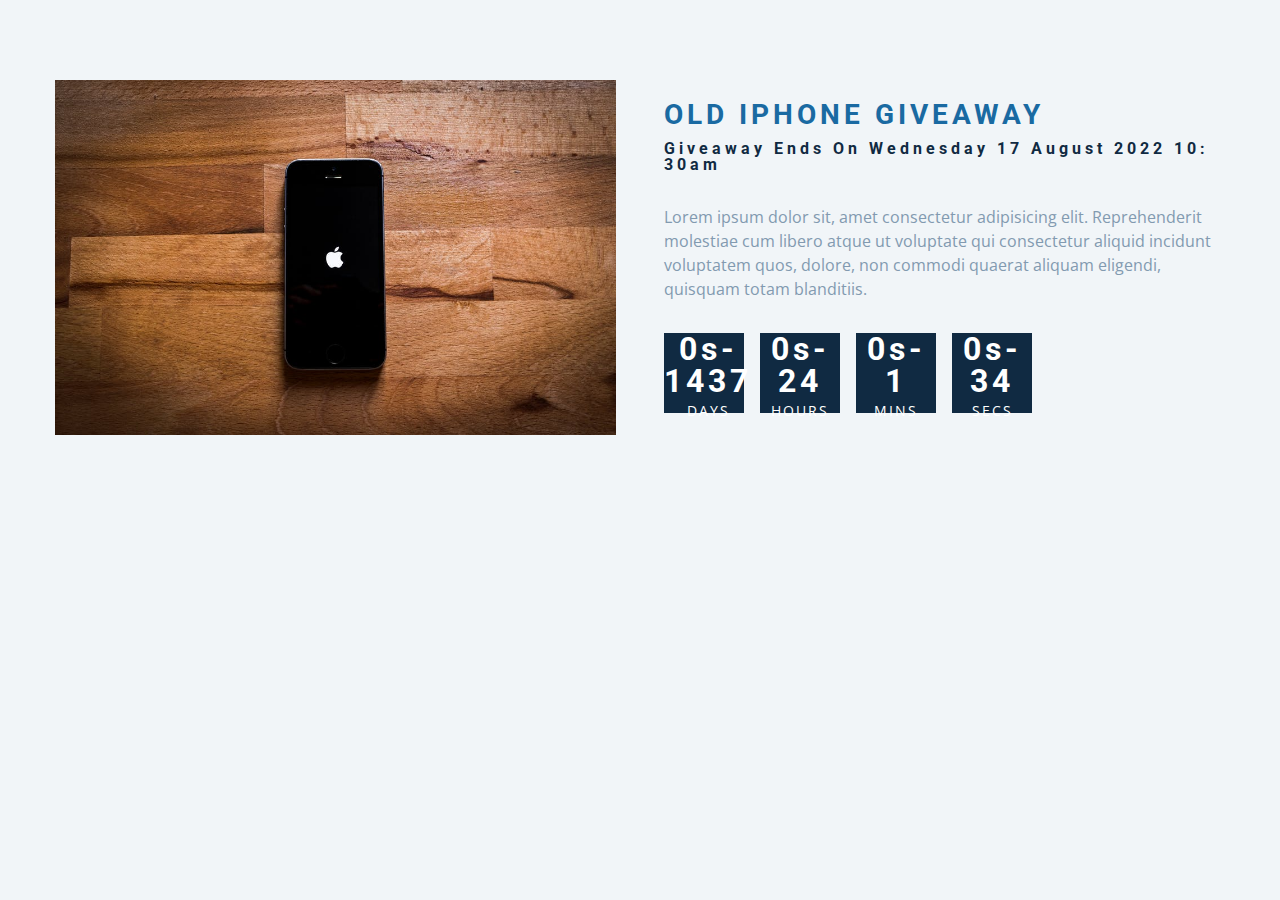
<file: countdown-timer/index.html>
<!DOCTYPE html>
<html lang="en">

<head>
    <meta charset="UTF-8" />
    <meta name="viewport" content="width=device-width, initial-scale=1.0" />
    <title>Countdown</title>

    <!-- styles -->
    <link rel="stylesheet" href="css/style.css" />
</head>

<body>
    <section class="section-center">
        <!-- image -->
        <article class="gift-img">
            <img src="img/gift.jpeg" alt="gift" />
        </article>
        <!-- info -->
        <article class="gift-info">
            <h3>old iphone giveaway</h3>
            <h4 class="giveaway">giveaway ends on Sunday, 24 April 2020, 8:00am</h4>
            <p>
                Lorem ipsum dolor sit, amet consectetur adipisicing elit. Reprehenderit molestiae cum libero atque ut voluptate qui consectetur aliquid incidunt voluptatem quos, dolore, non commodi quaerat aliquam eligendi, quisquam totam blanditiis.
            </p>
            <div class="deadline">
                <!-- days -->
                <div class="deadline-format">
                    <div>
                        <h4 class="days">34</h4>
                        <span>days</span>
                    </div>
                </div>
                <!-- end of days -->
                <!-- days -->
                <div class="deadline-format">
                    <div>
                        <h4 class="hours">34</h4>
                        <span>hours</span>
                    </div>
                </div>
                <!-- end of days -->
                <!-- minutes -->
                <div class="deadline-format">
                    <div>
                        <h4 class="minutes">34</h4>
                        <span>mins</span>
                    </div>
                </div>
                <!-- end of days -->
                <!-- minutes -->
                <div class="deadline-format">
                    <div>
                        <h4 class="seconds">34</h4>
                        <span>secs</span>
                    </div>
                </div>
                <!-- end of days -->
            </div>
        </article>
    </section>
    <!-- javascript -->
    <script src="js/script.js"></script>
</body>

</html>
</file>
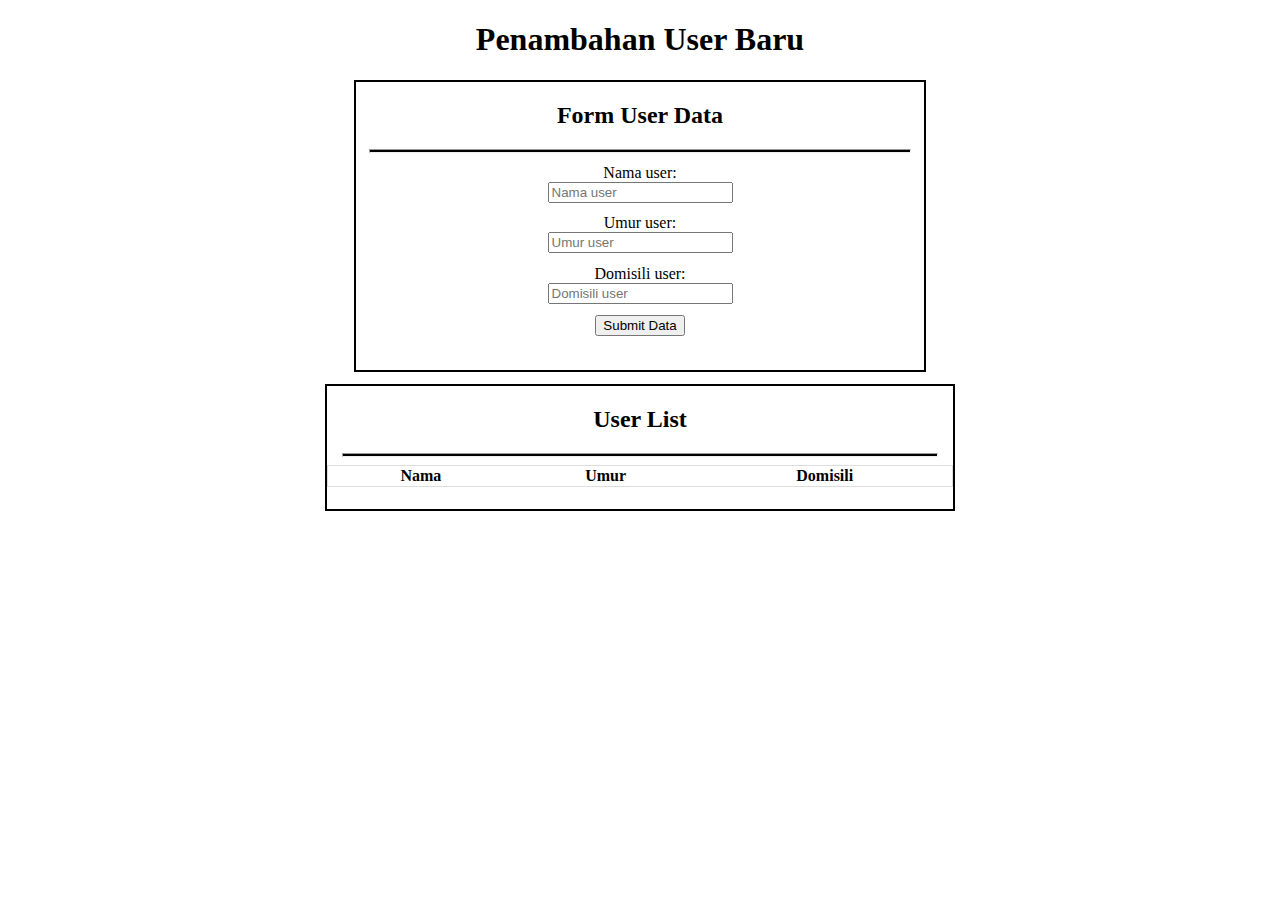
<file: form/index.html>
<!DOCTYPE html>
<html lang="en">

<head>
    <meta charset="UTF-8" />
    <meta http-equiv="X-UA-Compatible" content="IE=edge" />
    <meta name="viewport" content="width=device-width, initial-scale=1.0" />
    <title>Document</title>
    <link rel="stylesheet" href="css/style.css" />
</head>

<body>
    <h1 align="center">Penambahan User Baru</h1>
    <div class="contents" align="center">
        <div class="child-content" id="user-form">
            <h2>Form User Data</h2>
            <hr />
            <form id="form-data-user">
                <div class="form-element">
                    <label for="nama">Nama user:</label><br />
                    <input id="nama" type="text" name="nama" placeholder="Nama user" value="" maxlength="10" required /><br />
                </div>
                <div class="form-element">
                    <label for="umur">Umur user:</label><br />
                    <input id="umur" type="text" name="umur" placeholder="Umur user" value="" maxlength="2" required /><br />
                </div>
                <div class="form-element">
                    <label for="domisili">Domisili user:</label><br />
                    <input id="domisili" type="text" name="domisili" placeholder="Domisili user" value="" maxlength="10" required /><br />
                </div>
                <div class="form-element">
                    <input id="submitButton" type="submit" value="Submit Data" />
                </div>
            </form>
        </div>

        <div class="child-content" id="user-list">
            <h2>User List</h2>
            <hr />
            <table id="user-list-table">
                <thead>
                    <tr>
                        <th>Nama</th>
                        <th>Umur</th>
                        <th>Domisili</th>
                    </tr>
                </thead>
                <tbody id="user-list-detail" align="center"></tbody>
            </table>
        </div>
    </div>
    <script src="js/script.js"></script>
</body>

</html>
</file>
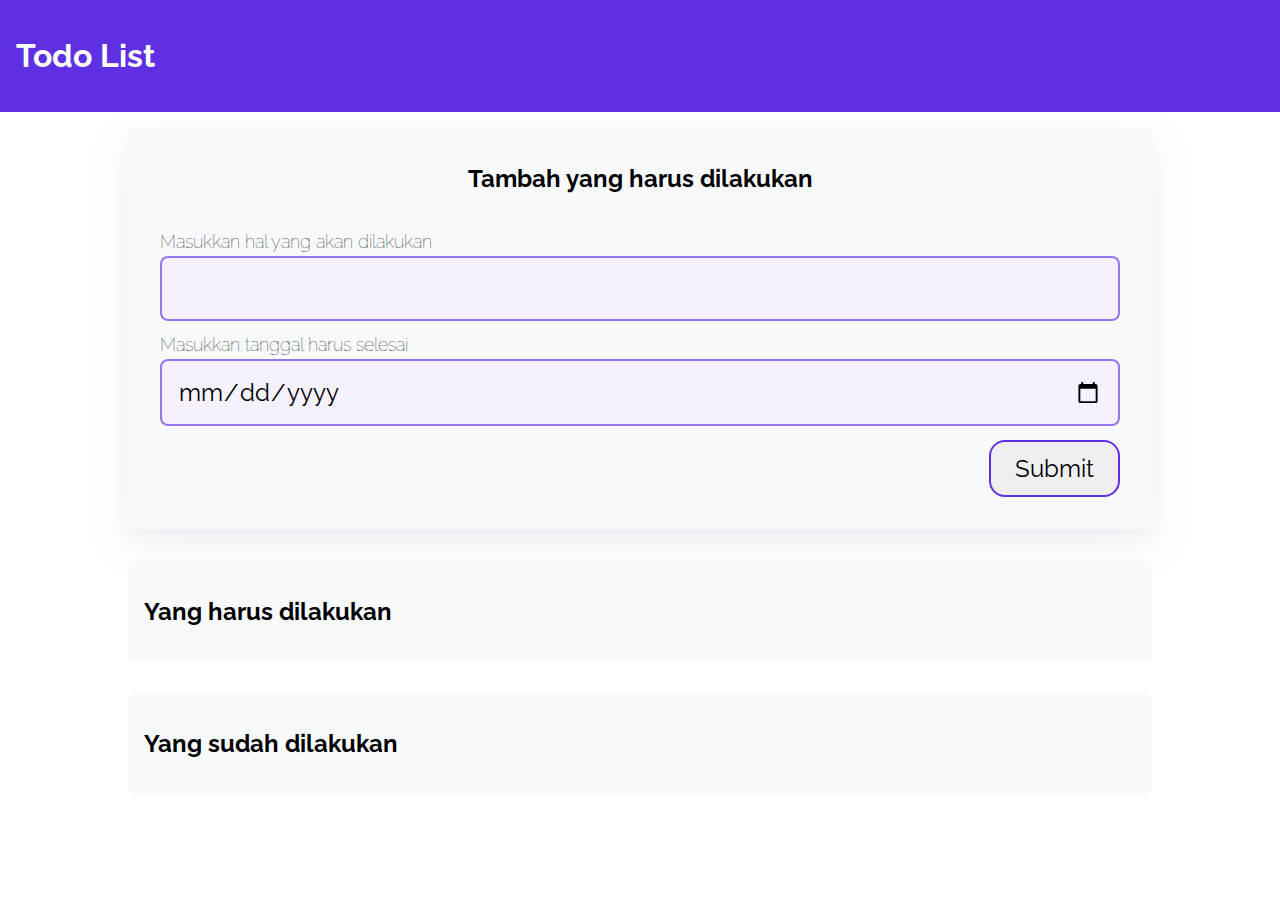
<file: todoapps/index.html>
<!DOCTYPE html>
<html lang="en">

<head>
    <meta charset="UTF-8" />
    <meta http-equiv="X-UA-Compatible" content="IE=edge" />
    <meta name="viewport" content="width=device-width, initial-scale=1.0" />
    <title>Todo Apps</title>
    <link rel="stylesheet" href="css/style.css" />
</head>

<body>
    <header>
        <h1>Todo List</h1>
    </header>

    <div class="wrapper">
        <div class="container bg-white shadow" id="add-todo">
            <h2 class="container-header text-center">Tambah yang harus dilakukan</h2>
            <form class="form" action="#" id="form">
                <div class="form-group form-title">
                    <label for="title">Masukkan hal yang akan dilakukan</label>
                    <input type="text" id="title" name="title" required />
                </div>
                <div class="form-group form-title">
                    <label for="date">Masukkan tanggal harus selesai</label>
                    <input type="date" id="date" name="date" required />
                </div>
                <input type="submit" value="Submit" name="Submit" class="btn-submit" />
            </form>
        </div>
        <div class="container">
            <h2 class="container-header">Yang harus dilakukan</h2>

            <div class="list-item" id="todos"></div>
        </div>
        <div class="container">
            <h2 class="container-header">Yang sudah dilakukan</h2>

            <div class="list-item" id="completed-todos"></div>
        </div>
    </div>

    <script src="js/script.js"></script>
</body>

</html>
</file>
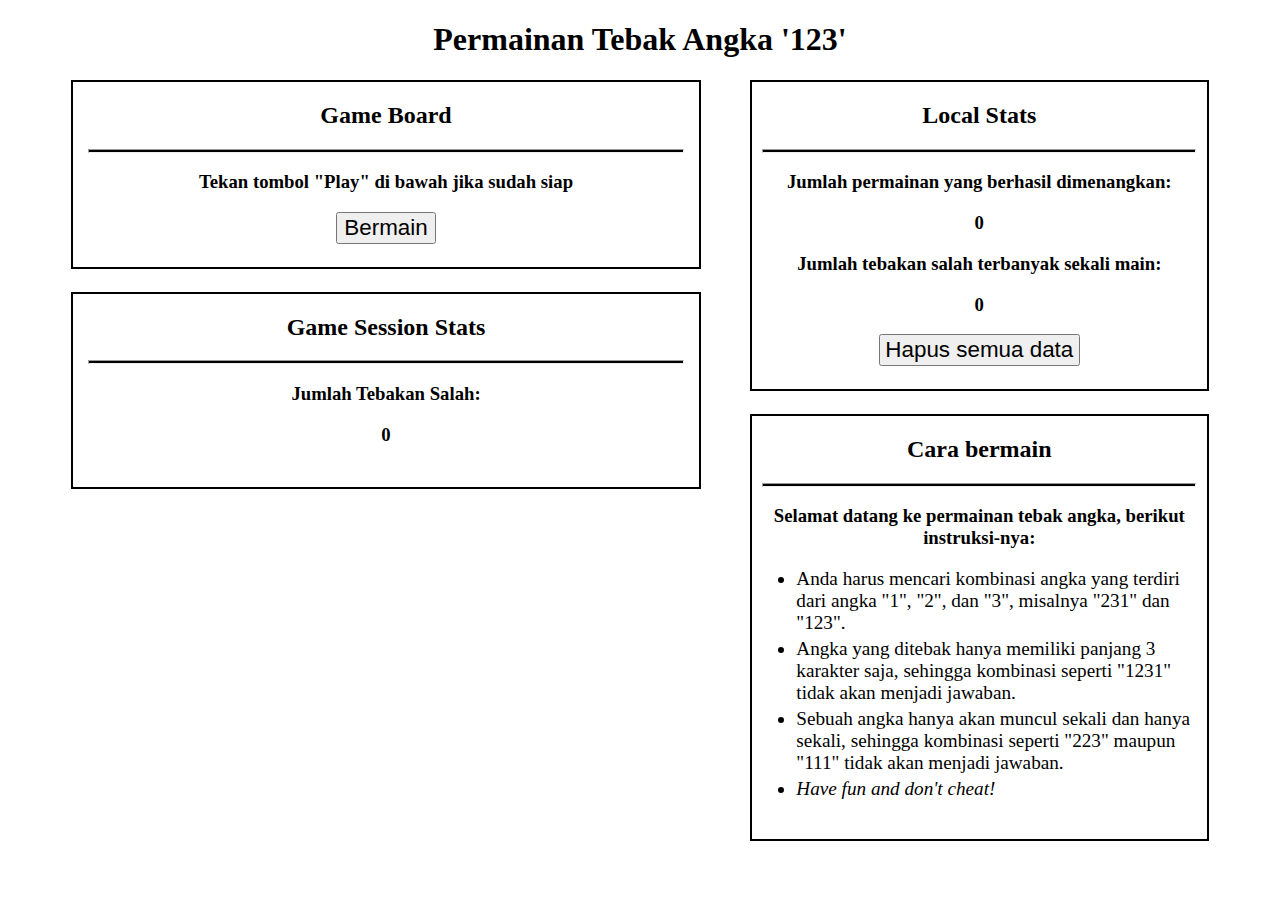
<file: web-storage-game/index.html>
<!DOCTYPE html>
<html lang="en">

<head>
    <meta charset="UTF-8" />
    <meta http-equiv="X-UA-Compatible" content="IE=edge" />
    <meta name="viewport" content="width=device-width, initial-scale=1.0" />
    <title>Web Storage Game</title>
    <link rel="stylesheet" href="css/style.css" />
</head>

<body align="center">
    <h1 align="center">Permainan Tebak Angka '123'</h1>
    <div class="contents">
        <div class="child-content" id="total-stats" align="center">
            <h2>Local Stats</h2>
            <hr />
            <div id="all-local-stats">
                <div class="local-stat-item">
                    <h3>Jumlah permainan yang berhasil dimenangkan:</h3>
                    <h3 id="local-total-victory-field"></h3>
                </div>
                <div class="local-stat-item">
                    <h3>Jumlah tebakan salah terbanyak sekali main:</h3>
                    <h3 id="local-maximum-attempt-field"></h3>
                </div>
                <button class="button" id="destroy-data-button">Hapus semua data</button>
            </div>
        </div>

        <div class="child-content" id="gameboard" align="center">
            <h2>Game Board</h2>
            <hr />
            <div id="before-game-display">
                <h3>Tekan tombol "Play" di bawah jika sudah siap</h3>
                <button class="button" id="play-button">Bermain</button>
            </div>
            <div id="during-game-display" hidden>
                <h3>Silahkan menebak angka!</h3>
                <h3>Jawaban Anda:</h3>
                <h1>
                    "<u><span id="session-user-answer-field"></span></u>"
                </h1>
                <button class="answer-button" id="answer-1-button">1</button>
                <button class="answer-button" id="answer-2-button">2</button>
                <button class="answer-button" id="answer-3-button">3</button>
                <h3>"<span id="session-user-wrong-answer-field"></span>" bukanlah jawabannya...</h3>
                <br /><br />
            </div>
            <div id="after-game-display" hidden>
                <h3>Selamat Tebakan Anda benar!</h3>
                <h3>Jawabannya adalah:</h3>
                <h1>"<span id="session-true-answer-field"></span>"</h1>
                <h3><i></i>Refresh halaman ini untuk mencoba lagi</h3>
            </div>
        </div>

        <div class="child-content" id="session-stats" align="center">
            <h2>Game Session Stats</h2>
            <hr />
            <div id="all-session-stats">
                <div class="session-stat-item">
                    <h3>Jumlah Tebakan Salah:</h3>
                    <h3 id="session-user-attempts-amount-field"></h3>
                </div>
            </div>
        </div>

        <div class="child-content" id="instructions">
            <h2 align="center">Cara bermain</h2>
            <hr />
            <h3 align="center">Selamat datang ke permainan tebak angka, berikut instruksi-nya:</h3>
            <ul id="instructions-list" align="left">
                <li>Anda harus mencari kombinasi angka yang terdiri dari angka "1", "2", dan "3", misalnya "231" dan "123".</li>
                <li>Angka yang ditebak hanya memiliki panjang 3 karakter saja, sehingga kombinasi seperti "1231" tidak akan menjadi jawaban.</li>
                <li>Sebuah angka hanya akan muncul sekali dan hanya sekali, sehingga kombinasi seperti "223" maupun "111" tidak akan menjadi jawaban.</li>
                <li><i>Have fun and don't cheat!</i></li>
            </ul>
        </div>
    </div>

    <script src="js/script.js"></script>
</body>

</html>
</file>
<file: countdown-timer/css/style.css>
@import url('https://fonts.googleapis.com/css?family=Open+Sans|Roboto:400,700&display=swap');

/*
=============== 
Variables
===============
*/

:root {
  /* dark shades of primary color*/
  --clr-primary-1: hsl(205, 86%, 17%);
  --clr-primary-2: hsl(205, 77%, 27%);
  --clr-primary-3: hsl(205, 72%, 37%);
  --clr-primary-4: hsl(205, 63%, 48%);
  /* primary/main color */
  --clr-primary-5: #49a6e9;
  /* lighter shades of primary color */
  --clr-primary-6: hsl(205, 89%, 70%);
  --clr-primary-7: hsl(205, 90%, 76%);
  --clr-primary-8: hsl(205, 86%, 81%);
  --clr-primary-9: hsl(205, 90%, 88%);
  --clr-primary-10: hsl(205, 100%, 96%);
  /* darkest grey - used for headings */
  --clr-grey-1: hsl(209, 61%, 16%);
  --clr-grey-2: hsl(211, 39%, 23%);
  --clr-grey-3: hsl(209, 34%, 30%);
  --clr-grey-4: hsl(209, 28%, 39%);
  /* grey used for paragraphs */
  --clr-grey-5: hsl(210, 22%, 49%);
  --clr-grey-6: hsl(209, 23%, 60%);
  --clr-grey-7: hsl(211, 27%, 70%);
  --clr-grey-8: hsl(210, 31%, 80%);
  --clr-grey-9: hsl(212, 33%, 89%);
  --clr-grey-10: hsl(210, 36%, 96%);
  --clr-white: #fff;
  --clr-red-dark: hsl(360, 67%, 44%);
  --clr-red-light: hsl(360, 71%, 66%);
  --clr-green-dark: hsl(125, 67%, 44%);
  --clr-green-light: hsl(125, 71%, 66%);
  --clr-black: #222;
  --clr-gold: #c59d5f;
  --ff-primary: 'Roboto', sans-serif;
  --ff-secondary: 'Open Sans', sans-serif;
  --transition: all 0.3s linear;
  --spacing: 0.25rem;
  --radius: 0.5rem;
  --light-shadow: 0 5px 15px rgba(0, 0, 0, 0.1);
  --dark-shadow: 0 5px 15px rgba(0, 0, 0, 0.2);
  --max-width: 1170px;
  --fixed-width: 620px;
}
/*
=============== 
Global Styles
===============
*/

*,
::after,
::before {
  margin: 0;
  padding: 0;
  box-sizing: border-box;
}
body {
  font-family: var(--ff-secondary);
  background: var(--clr-grey-10);
  color: var(--clr-grey-1);
  line-height: 1.5;
  font-size: 0.875rem;
}
ul {
  list-style-type: none;
}
a {
  text-decoration: none;
}
img:not(.logo) {
  width: 100%;
}
img {
  display: block;
}

h1,
h2,
h3,
h4 {
  letter-spacing: var(--spacing);
  text-transform: capitalize;
  line-height: 1.25;
  margin-bottom: 0.75rem;
  font-family: var(--ff-primary);
}
h1 {
  font-size: 3rem;
}
h2 {
  font-size: 2rem;
}
h3 {
  font-size: 1.25rem;
}
h4 {
  font-size: 0.875rem;
}
p {
  margin-bottom: 1.25rem;
  color: var(--clr-grey-5);
}
@media screen and (min-width: 800px) {
  h1 {
    font-size: 4rem;
  }
  h2 {
    font-size: 2.5rem;
  }
  h3 {
    font-size: 1.75rem;
  }
  h4 {
    font-size: 1rem;
  }
  body {
    font-size: 1rem;
  }
  h1,
  h2,
  h3,
  h4 {
    line-height: 1;
  }
}
/*  global classes */

.btn {
  text-transform: uppercase;
  background: transparent;
  color: var(--clr-black);
  padding: 0.375rem 0.75rem;
  letter-spacing: var(--spacing);
  display: inline-block;
  transition: var(--transition);
  font-size: 0.875rem;
  border: 2px solid var(--clr-black);
  cursor: pointer;
  box-shadow: 0 1px 3px rgba(0, 0, 0, 0.2);
  border-radius: var(--radius);
}
.btn:hover {
  color: var(--clr-white);
  background: var(--clr-black);
}
/* section */
.section {
  padding: 5rem 0;
}

.section-center {
  width: 90vw;
  margin: 5rem auto;
  max-width: 1170px;
}

main {
  min-height: 100vh;
  display: grid;
  place-items: center;
}
/*
=============== 
Countdown Timer
===============
*/
.gift-img {
  margin-bottom: 2rem;
}
.gift-info h3 {
  text-transform: uppercase;
  color: var(--clr-primary-3);
}
.gift-info p {
  color: var(--clr-grey-6);
}
.date {
  color: var(--clr-grey-5);
  font-size: 0.85rem;
}
@media screen and (min-width: 992px) {
  .section-center {
    display: grid;
    grid-template-columns: 1fr 1fr;
    place-items: center;
    gap: 3rem;
    width: 95vw;
  }
  .gift-img {
    margin-bottom: 0;
  }
}
.gift-info p {
  margin: 2rem 0;
}
.deadline {
  display: flex;
}
.deadline-format {
  background: var(--clr-grey-1);
  color: var(--clr-white);
  margin-right: 1rem;
  width: 5rem;
  height: 5rem;
  display: grid;
  place-items: center;
  text-align: center;
}
.deadline-format span {
  display: block;
  text-transform: uppercase;
  letter-spacing: 2px;
  font-size: 0.85rem;
}
.deadline h4:not(.expired) {
  font-size: 2rem;
  margin-bottom: 0.25rem;
  letter-spacing: var(--spacing);
}
</file>
<file: form/css/style.css>
hr {
  height: 2px;
  color: black;
  background-color: black;
  width: 95%;
}

table {
  border-collapse: collapse;
  border-spacing: 0;
  width: 100%;
  border: 1px solid #ddd;
}

.contents {
  margin-left: 5%;
  margin-right: 5%;
}

.child-content {
  border: 2px solid black;
  padding-bottom: 2%;
  margin-bottom: 1%;
}

.form-element {
  margin: 2%;
}

#user-form {
  width: 50%;
  height: 40%;
}

#user-list {
  margin-top: 1%;
  width: 55%;
}

#instructions-list {
  margin-left: 1%;
  margin-right: 1%;
}
</file>
<file: todoapps/css/style.css>
@import url('https://fonts.googleapis.com/css2?family=Raleway&display=swap');

* {
    box-sizing: border-box;
}

html, body {
    font-family: Raleway, sans-serif;
    margin: 0;
    padding: 0;
    box-sizing: border-box;
}

header {
    background: #5F30E2;
    padding: 16px;
    color: white;
}

.wrapper {
    display: flex;
    flex-direction: column;
    align-items: center;
}

.wrapper .container {
    width: 1024px;
    border-radius: 8px;
    margin: 16px;
    background: #F8F9FA;
    padding: 16px;
    flex-grow: 1;
    height: fit-content;
}


.item {
    border-radius: 16px;
    margin-top: 16px;
    padding: 12px 24px 12px 24px;
    background: white;
    display: flex;
    align-items: center;
}

.item > .inner h2 {
    margin-bottom: unset;
}

.item > .inner p {
    margin-top: 5px;
}

.form {
    display: flex;
    padding: 16px;
    flex-direction: column;
    height: 300px;
    border-radius: 16px;
}

.form-group {
    display: flex;
    flex-direction: column;
}

.form-group label {
    margin-bottom: 4px;
    font-size: 18px;
    font-weight: lighter;
}

.shadow {
    box-shadow: 0 5px 10px rgba(154, 160, 185, .05), 0 15px 40px rgba(166, 173, 201, .2);
}

input[type=text], input[type=date] {
    font-family: Raleway, sans-serif;
    background: #F5F1FF;
    border: 2px solid #9475EA;
    border-radius: 8px;
    padding: 16px;
    box-sizing: border-box;
    margin-bottom: 8px;
    font-size: 24px;
}

.btn-submit {
    width: fit-content;
    font-family: Raleway, sans-serif;
    border-radius: 16px;
    padding: 12px 24px;
    border: 2px solid #5F30E2;
    color: black;
    font-size: 24px;
    margin-top: auto;
    align-self: flex-end;
    cursor: pointer;
}

.btn-submit:hover {
    background: #5F30E2;
    color: white;
}

input[type=text], input[type=date], .btn-submit:focus {
    outline: none;
}

.text-center {
    text-align: center;
}

.form-title {
    margin: auto 0;
}

.check-button {
    width: 40px;
    height: 40px;

    background: url('../assets/check-outline.svg');
    background-size: contain;
    margin-left: auto;
    cursor: pointer;
    border: none;
}

.check-button:hover {
    background: url('../assets/check-solid.svg');
    background-size: contain;
}

.trash-button {
    width: 40px;
    height: 40px;

    background: url('../assets/trash-outline.svg');
    background-size: contain;
    margin-left: 16px;
    cursor: pointer;
    border: none;
}

.trash-button:hover {
    background: url('../assets/trash-fill.svg');
    background-size: contain;
}

.undo-button {
    width: 40px;
    height: 40px;

    background: url('../assets/undo-ouline.svg');
    background-size: contain;
    margin-left: auto;
    cursor: pointer;
    border: none;
}

.undo-button:hover {
    background: url('../assets/undo-ouline.svg');
    background-size: contain;
}

.check-button:focus, .trash-button {
    outline: none;
}


@media only screen and (max-width: 1024px) {
    .wrapper {
        margin: 0;
    }

    .wrapper .container {
        width: 100%;
    }

    .list-item {
        width: 90%;
    }

    .form {
        width: 100%;
    }
}
</file>
<file: web-storage-game/css/style.css>
hr {
  height: 2px;
  color: black;
  background-color: black;
  width: 95%;
}

li {
  margin-top: 1%;
  margin-bottom: 1%;
  font-size: 120%;
}

.contents {
  margin-left: 5%;
  margin-right: 5%;
}

.child-content {
  border: 2px solid black;
  padding-bottom: 2%;
  margin-bottom: 1%;
}

.button {
  padding-left: 1%;
  padding-right: 1%;
  font-size: 140%;
}

.answer-button {
  margin-left: 2%;
  margin-right: 2%;
  padding: 2%;
  font-size: 140%;
  width: 12%;
}

#total-stats {
  float: right;
  width: 40%;
  height: 50%;
}

#gameboard {
  float: left;
  width: 55%;
  height: 40%;
}

#session-stats {
  float: left;
  margin-top: 1%;
  width: 55%;
}

#instructions {
  float: right;
  margin-top: 1%;
  width: 40%;
}

#instructions-list {
  margin-left: 1%;
  margin-right: 1%;
}
</file>
